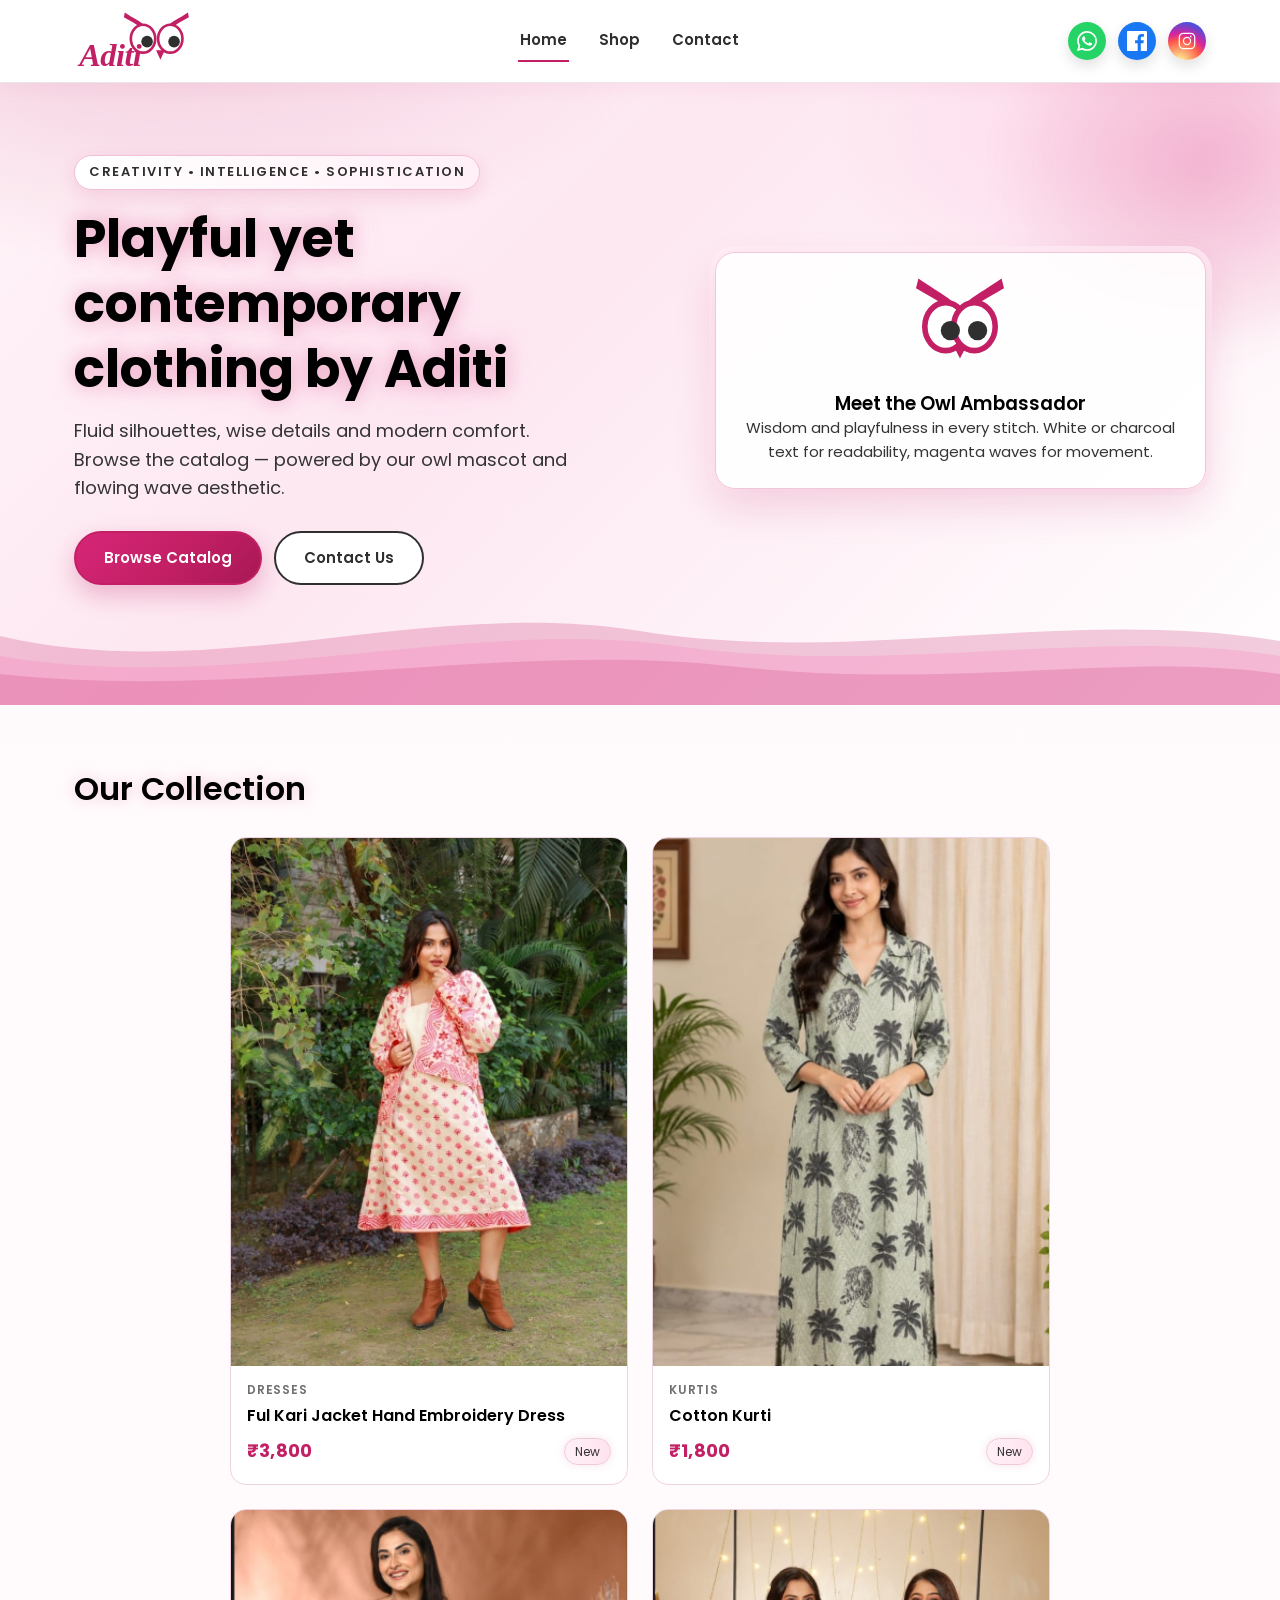
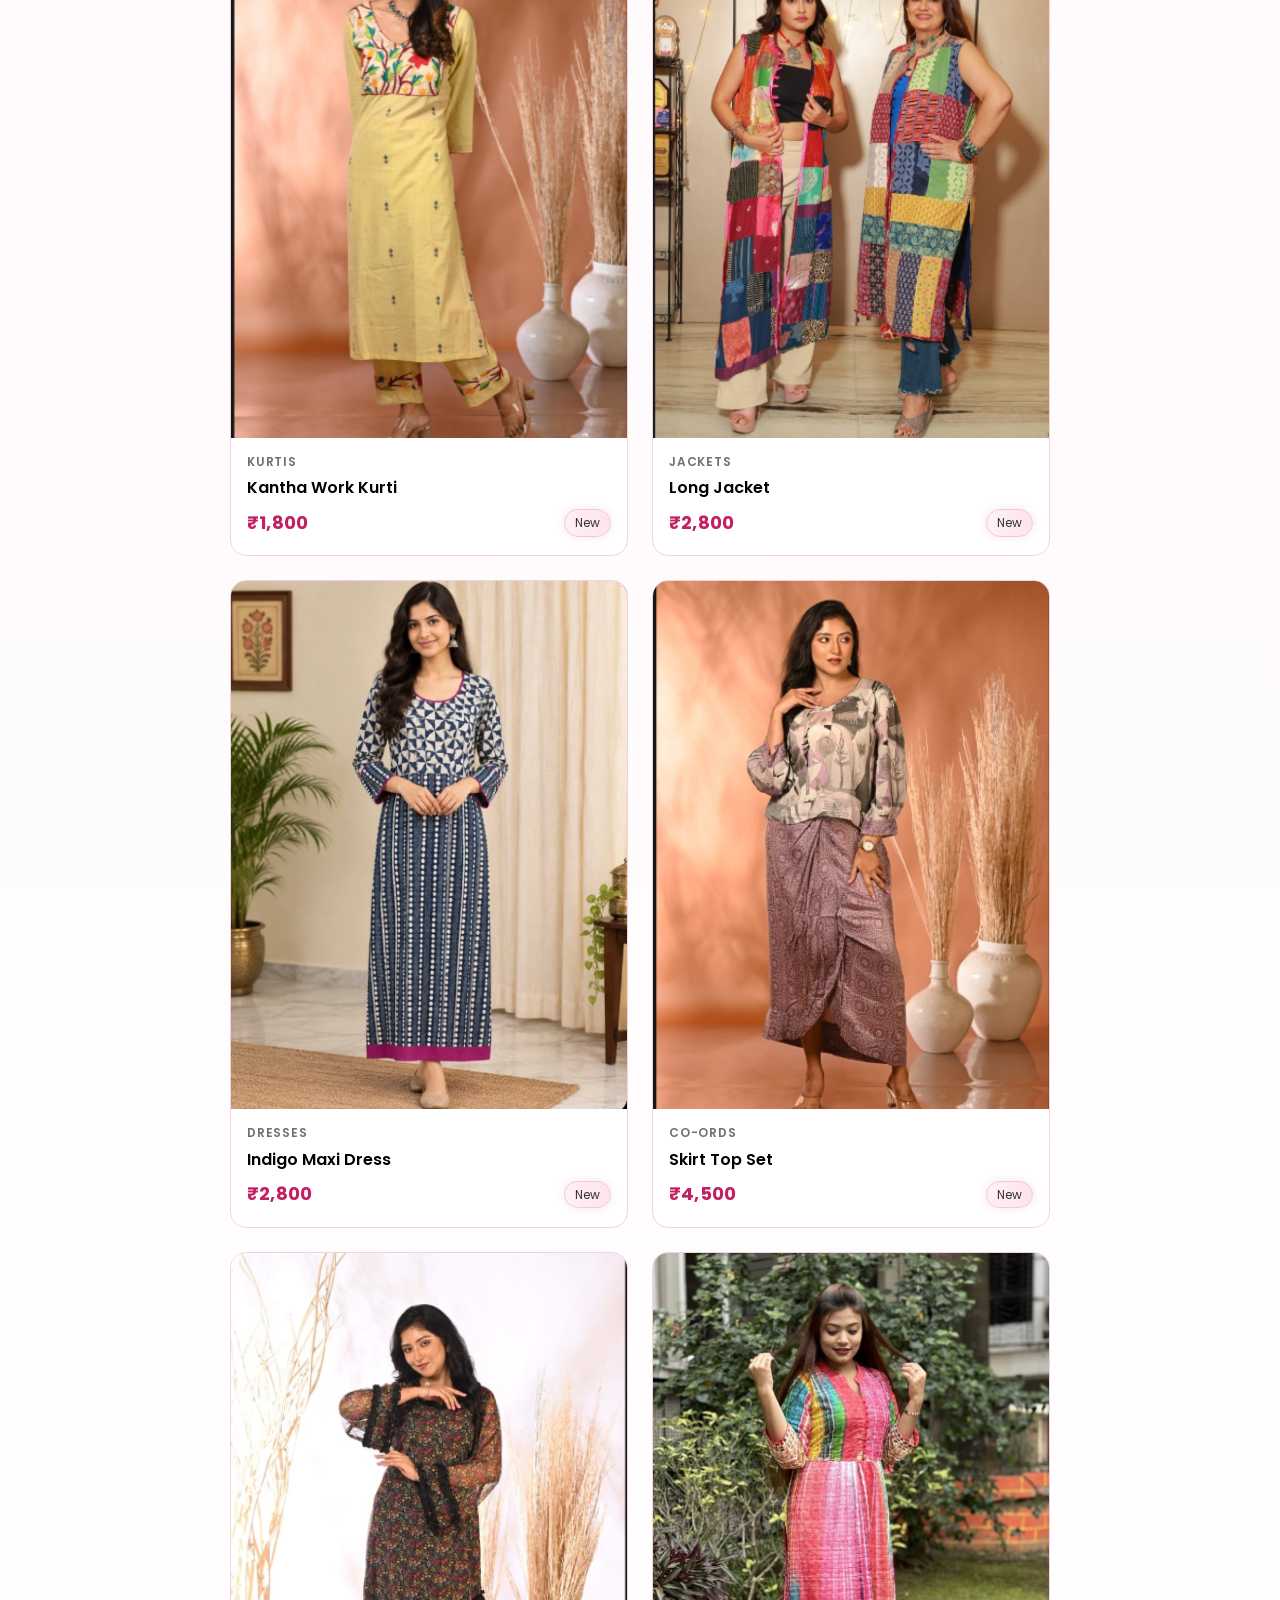
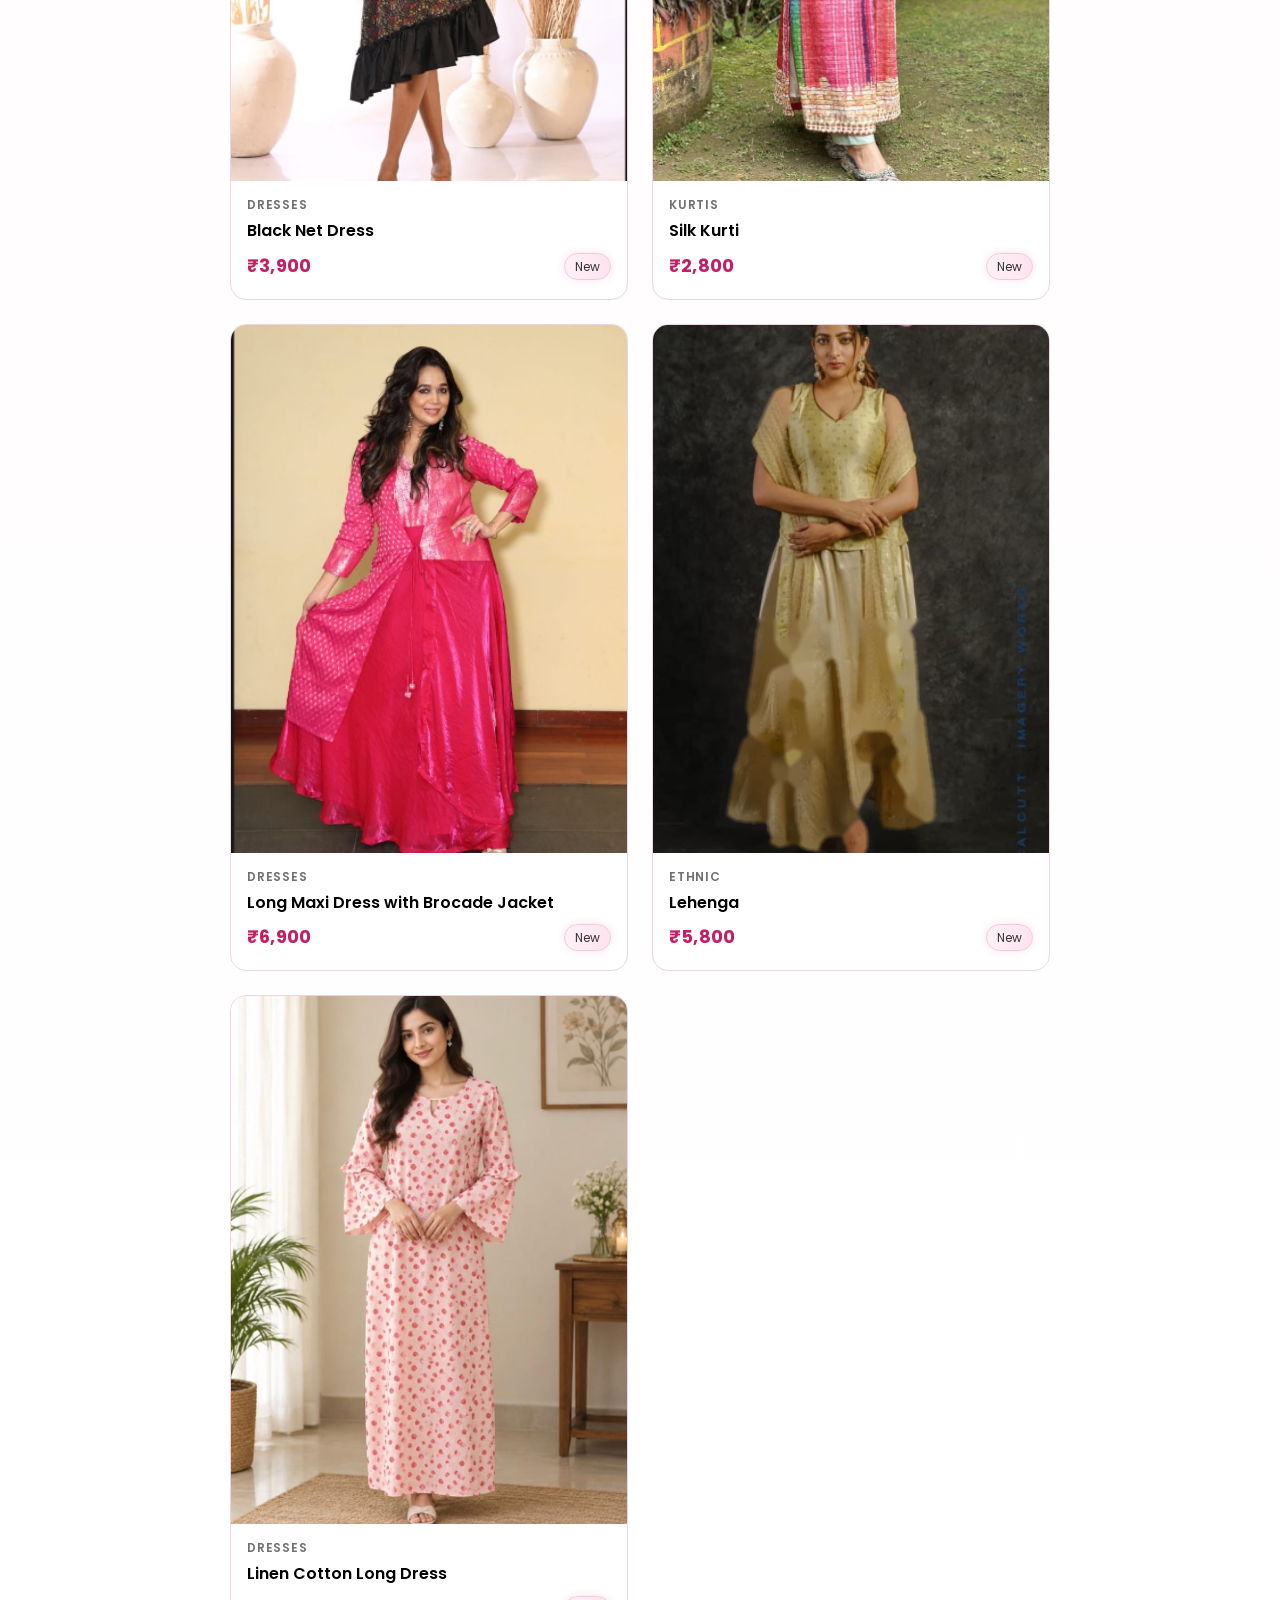
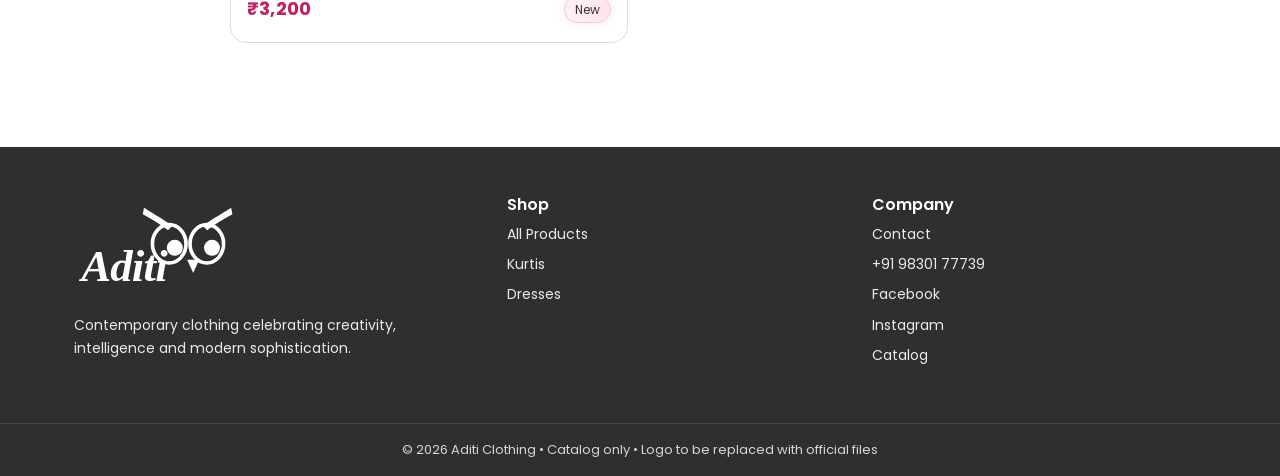
<file: index.html>
<!DOCTYPE html>
<html lang="en">
<head>
<meta charset="UTF-8"><meta name="viewport" content="width=device-width,initial-scale=1">
<title>Aditi — Modern Clothing</title>
<link rel="icon" href="assets/owl.svg">
<link href="https://fonts.googleapis.com/css2?family=Poppins:wght@400;600;700&display=swap" rel="stylesheet">
<link rel="stylesheet" href="css/style.css">
</head>
<body>
<header class="site-header"><div class="header-inner">
<a class="brand-logo" href="index.html" aria-label="Aditi home"><img src="assets/logo-full.svg" alt="Aditi - Owl mascot + Aditi text" width="200"></a>
<nav class="main-nav"><a href="index.html" class="active">Home</a><a href="shop.html">Shop</a><a href="contact.html">Contact</a></nav>
<div class="header-actions">
  <div class="social-icons">
    <a class="social-whatsapp" href="https://wa.me/919830177739" target="_blank" rel="noopener" aria-label="WhatsApp" title="WhatsApp">
      <svg viewBox="0 0 24 24" width="20" height="20" fill="currentColor" aria-hidden="true"><path d="M20.52 3.48A11.8 11.8 0 0 0 12.06 0C5.5 0 .16 5.34.16 11.9c0 2.1.55 4.15 1.6 5.96L0 24l6.3-1.65a11.86 11.86 0 0 0 5.76 1.47h.01c6.56 0 11.9-5.34 11.9-11.9 0-3.18-1.24-6.17-3.45-8.44ZM12.07 21.8h-.01a9.87 9.87 0 0 1-5.03-1.38l-.36-.21-3.74.98 1-3.64-.24-.38a9.84 9.84 0 0 1-1.51-5.26c0-5.45 4.44-9.89 9.9-9.89 2.64 0 5.12 1.03 6.99 2.9a9.82 9.82 0 0 1 2.9 6.99c0 5.46-4.44 9.89-9.9 9.89Zm5.43-7.4c-.3-.15-1.77-.87-2.04-.97-.27-.1-.47-.15-.67.15-.2.3-.77.97-.94 1.17-.17.2-.35.22-.65.07-.3-.15-1.26-.46-2.4-1.48-.89-.79-1.49-1.77-1.66-2.07-.17-.3-.02-.46.13-.61.14-.13.3-.35.45-.52.15-.17.2-.3.3-.5.1-.2.05-.37-.02-.52-.08-.15-.67-1.62-.92-2.22-.24-.58-.49-.5-.67-.51h-.57c-.2 0-.52.07-.79.37-.27.3-1.04 1.02-1.04 2.48s1.07 2.87 1.22 3.07c.15.2 2.1 3.2 5.08 4.49.71.31 1.27.49 1.7.63.71.23 1.36.2 1.87.12.57-.09 1.77-.72 2.02-1.42.25-.7.25-1.3.17-1.42-.07-.12-.27-.2-.57-.35Z"/></svg>
    </a>
    <a class="social-facebook" href="https://www.facebook.com/share/1QKoLhdjHr/?mibextid=wwXIfr" target="_blank" rel="noopener" aria-label="Facebook" title="Facebook">
      <svg viewBox="0 0 24 24" width="20" height="20" fill="currentColor" aria-hidden="true"><path d="M22.68 0H1.32C.59 0 0 .59 0 1.32v21.36C0 23.41.59 24 1.32 24h11.5v-9.29H9.69v-3.62h3.13V8.41c0-3.1 1.9-4.79 4.66-4.79 1.33 0 2.46.1 2.8.14v3.24h-1.92c-1.5 0-1.8.72-1.8 1.76v2.31h3.59l-.47 3.62h-3.12V24h6.12c.73 0 1.32-.59 1.32-1.32V1.32C24 .59 23.41 0 22.68 0Z"/></svg>
    </a>
    <a class="social-instagram" href="https://www.instagram.com/sfs_kolkata" target="_blank" rel="noopener" aria-label="Instagram" title="Instagram">
      <svg viewBox="0 0 24 24" width="20" height="20" fill="currentColor" aria-hidden="true"><path d="M7.75 2h8.5A5.75 5.75 0 0 1 22 7.75v8.5A5.75 5.75 0 0 1 16.25 22h-8.5A5.75 5.75 0 0 1 2 16.25v-8.5A5.75 5.75 0 0 1 7.75 2Zm0 1.5A4.25 4.25 0 0 0 3.5 7.75v8.5a4.25 4.25 0 0 0 4.25 4.25h8.5a4.25 4.25 0 0 0 4.25-4.25v-8.5a4.25 4.25 0 0 0-4.25-4.25h-8.5Zm8.75 2a1 1 0 1 1 0 2 1 1 0 0 1 0-2ZM12 7a5 5 0 1 1 0 10 5 5 0 0 1 0-10Zm0 1.5a3.5 3.5 0 1 0 0 7 3.5 3.5 0 0 0 0-7Z"/></svg>
    </a>
  </div>
</div>
</div></header>

<section class="hero"><div class="container hero-grid">
<div>
<span class="eyebrow">Creativity • Intelligence • Sophistication</span>
<h1>Playful yet contemporary clothing by Aditi</h1>
<p class="lead">Fluid silhouettes, wise details and modern comfort. Browse the catalog — powered by our owl mascot and flowing wave aesthetic.</p>
<div class="btn-row"><a class="btn btn-primary" href="shop.html">Browse Catalog</a><a class="btn btn-secondary" href="contact.html">Contact Us</a></div>
</div>
<div class="hero-card">
<img class="owl" src="assets/owl.svg" alt="Aditi owl mascot" width="96" height="96">
<h3>Meet the Owl Ambassador</h3>
<p style="font-size:15px">Wisdom and playfulness in every stitch. White or charcoal text for readability, magenta waves for movement.</p>
</div>
</div>
<div class="wave-wrap" aria-hidden="true"><svg viewBox="0 0 1440 110" preserveAspectRatio="none"><path d="M0,40 C240,90 480,0 720,35 C960,70 1200,10 1440,45 L1440,110 L0,110 Z" fill="#C21F64" fill-opacity="0.22"/><path d="M0,60 C260,100 520,20 760,50 C1000,80 1240,30 1440,60 L1440,110 L0,110 Z" fill="#FF69B4" fill-opacity="0.20"/><path d="M0,78 C280,105 560,45 820,70 C1080,95 1260,55 1440,78 L1440,110 L0,110 Z" fill="#C21F64" fill-opacity="0.18"/></svg></div>
</section>

<section class="section"><div class="container">
<div class="section-head"><h2 class="pink-glow">Our Collection</h2></div>
<div class="grid home-grid" id="home-grid"></div>
</div></section>

<footer><div class="footer-inner">
<div><span class="footer-logo"><img src="assets/logo-full-white.svg" alt="Aditi logo" width="160"></span><p>Contemporary clothing celebrating creativity, intelligence and modern sophistication.</p></div>
<div><h4 style="color:#fff;margin-bottom:8px">Shop</h4><ul><li><a href="shop.html">All Products</a></li><li><a href="product.html?id=aditi-01">Kurtis</a></li><li><a href="product.html?id=aditi-03">Dresses</a></li></ul></div>
<div><h4 style="color:#fff;margin-bottom:8px">Company</h4><ul><li><a href="contact.html">Contact</a></li><li><a href="tel:+919830177739">+91 98301 77739</a></li><li><a href="https://www.facebook.com/share/1QKoLhdjHr/?mibextid=wwXIfr" target="_blank" rel="noopener">Facebook</a></li><li><a href="https://www.instagram.com/sfs_kolkata" target="_blank" rel="noopener">Instagram</a></li><li><a href="shop.html">Catalog</a></li></ul></div>
</div><div class="footer-bottom">© 2026 Aditi Clothing • Catalog only • Logo to be replaced with official files</div></footer>
<script src="js/products.js"></script><script src="js/main.js"></script>
<script>document.getElementById('home-grid').innerHTML = PRODUCTS.map(cardHTML).join('');</script>
</body></html>
</file>
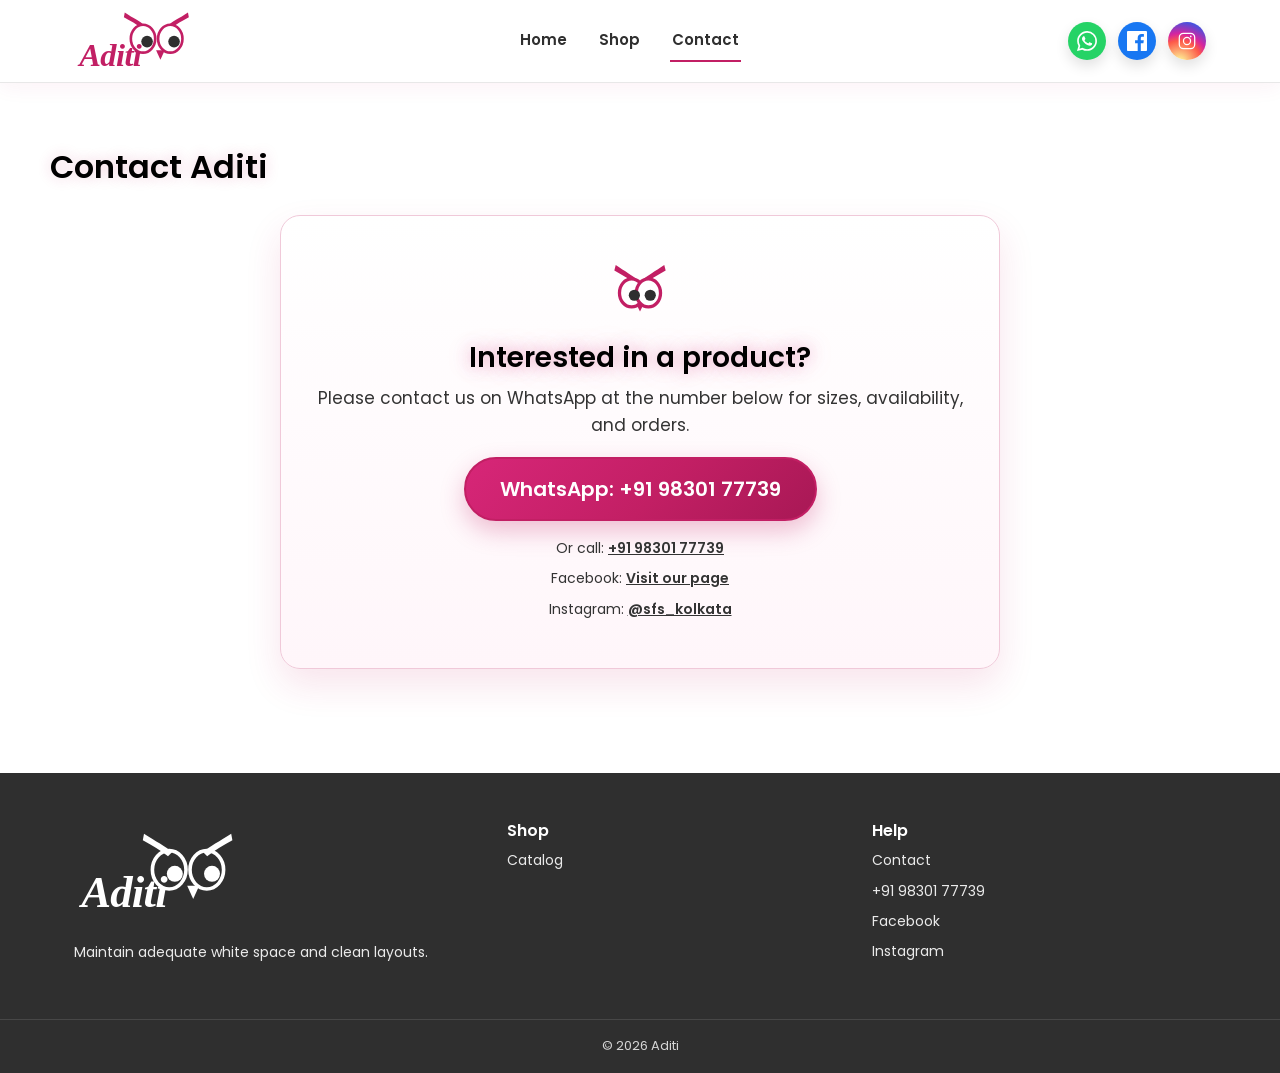
<file: contact.html>
<!DOCTYPE html>
<html lang="en">
<head><meta charset="UTF-8"><meta name="viewport" content="width=device-width,initial-scale=1">
<title>Contact — Aditi</title>
<link rel="icon" href="assets/owl.svg">
<link href="https://fonts.googleapis.com/css2?family=Poppins:wght@400;600;700&display=swap" rel="stylesheet">
<link rel="stylesheet" href="css/style.css"></head>
<body>
<header class="site-header"><div class="header-inner">
<a class="brand-logo" href="index.html"><img src="assets/logo-full.svg" width="200" alt="Aditi"></a>
<nav class="main-nav"><a href="index.html">Home</a><a href="shop.html">Shop</a><a href="contact.html" class="active">Contact</a></nav>
<div class="header-actions">
  <div class="social-icons">
    <a class="social-whatsapp" href="https://wa.me/919830177739" target="_blank" rel="noopener" aria-label="WhatsApp" title="WhatsApp"><svg viewBox="0 0 24 24" width="20" height="20" fill="currentColor" aria-hidden="true"><path d="M20.52 3.48A11.8 11.8 0 0 0 12.06 0C5.5 0 .16 5.34.16 11.9c0 2.1.55 4.15 1.6 5.96L0 24l6.3-1.65a11.86 11.86 0 0 0 5.76 1.47h.01c6.56 0 11.9-5.34 11.9-11.9 0-3.18-1.24-6.17-3.45-8.44ZM12.07 21.8h-.01a9.87 9.87 0 0 1-5.03-1.38l-.36-.21-3.74.98 1-3.64-.24-.38a9.84 9.84 0 0 1-1.51-5.26c0-5.45 4.44-9.89 9.9-9.89 2.64 0 5.12 1.03 6.99 2.9a9.82 9.82 0 0 1 2.9 6.99c0 5.46-4.44 9.89-9.9 9.89Zm5.43-7.4c-.3-.15-1.77-.87-2.04-.97-.27-.1-.47-.15-.67.15-.2.3-.77.97-.94 1.17-.17.2-.35.22-.65.07-.3-.15-1.26-.46-2.4-1.48-.89-.79-1.49-1.77-1.66-2.07-.17-.3-.02-.46.13-.61.14-.13.3-.35.45-.52.15-.17.2-.3.3-.5.1-.2.05-.37-.02-.52-.08-.15-.67-1.62-.92-2.22-.24-.58-.49-.5-.67-.51h-.57c-.2 0-.52.07-.79.37-.27.3-1.04 1.02-1.04 2.48s1.07 2.87 1.22 3.07c.15.2 2.1 3.2 5.08 4.49.71.31 1.27.49 1.7.63.71.23 1.36.2 1.87.12.57-.09 1.77-.72 2.02-1.42.25-.7.25-1.3.17-1.42-.07-.12-.27-.2-.57-.35Z"/></svg></a>
    <a class="social-facebook" href="https://www.facebook.com/share/1QKoLhdjHr/?mibextid=wwXIfr" target="_blank" rel="noopener" aria-label="Facebook" title="Facebook"><svg viewBox="0 0 24 24" width="20" height="20" fill="currentColor" aria-hidden="true"><path d="M22.68 0H1.32C.59 0 0 .59 0 1.32v21.36C0 23.41.59 24 1.32 24h11.5v-9.29H9.69v-3.62h3.13V8.41c0-3.1 1.9-4.79 4.66-4.79 1.33 0 2.46.1 2.8.14v3.24h-1.92c-1.5 0-1.8.72-1.8 1.76v2.31h3.59l-.47 3.62h-3.12V24h6.12c.73 0 1.32-.59 1.32-1.32V1.32C24 .59 23.41 0 22.68 0Z"/></svg></a>
    <a class="social-instagram" href="https://www.instagram.com/sfs_kolkata" target="_blank" rel="noopener" aria-label="Instagram" title="Instagram"><svg viewBox="0 0 24 24" width="20" height="20" fill="currentColor" aria-hidden="true"><path d="M7.75 2h8.5A5.75 5.75 0 0 1 22 7.75v8.5A5.75 5.75 0 0 1 16.25 22h-8.5A5.75 5.75 0 0 1 2 16.25v-8.5A5.75 5.75 0 0 1 7.75 2Zm0 1.5A4.25 4.25 0 0 0 3.5 7.75v8.5a4.25 4.25 0 0 0 4.25 4.25h8.5a4.25 4.25 0 0 0 4.25-4.25v-8.5a4.25 4.25 0 0 0-4.25-4.25h-8.5Zm8.75 2a1 1 0 1 1 0 2 1 1 0 0 1 0-2ZM12 7a5 5 0 1 1 0 10 5 5 0 0 1 0-10Zm0 1.5a3.5 3.5 0 1 0 0 7 3.5 3.5 0 0 0 0-7Z"/></svg></a>
  </div>
</div>
</div></header>
<div class="container section">
<div class="section-head"><h2 class="pink-glow">Contact Aditi</h2></div>
<div class="contact-grid" style="grid-template-columns:1fr;max-width:720px;margin:0 auto">
  <div class="form-card" style="text-align:center;padding:48px 32px;background:linear-gradient(180deg,#fff,#fff6fa);border-color:#f0c9d9;box-shadow:0 16px 36px rgba(194,31,100,.12)">
    <img src="assets/owl.svg" width="56" height="56" alt="Aditi owl" style="margin-bottom:12px">
    <h3 style="font-size:28px;margin-bottom:10px" class="pink-glow">Interested in a product?</h3>
    <p style="font-size:17px;margin-bottom:18px;color:var(--charcoal)">Please contact us on WhatsApp at the number below for sizes, availability, and orders.</p>
    <a href="https://wa.me/919830177739" class="btn btn-primary" style="font-size:20px;padding:14px 34px;display:inline-block">WhatsApp: +91 98301 77739</a>
    <p style="margin-top:16px;font-size:14px">Or call: <a href="tel:+919830177739" style="font-weight:600;text-decoration:underline">+91 98301 77739</a></p>
    <p style="margin-top:8px;font-size:14px">Facebook: <a href="https://www.facebook.com/share/1QKoLhdjHr/?mibextid=wwXIfr" target="_blank" rel="noopener" style="font-weight:600;text-decoration:underline">Visit our page</a></p>
    <p style="margin-top:8px;font-size:14px">Instagram: <a href="https://www.instagram.com/sfs_kolkata" target="_blank" rel="noopener" style="font-weight:600;text-decoration:underline">@sfs_kolkata</a></p>
  </div>
</div>
</div>
<footer><div class="footer-inner"><div><span class="footer-logo"><img src="assets/logo-full-white.svg" width="160" alt="Aditi"></span><p>Maintain adequate white space and clean layouts.</p></div><div><h4 style="color:#fff">Shop</h4><ul><li><a href="shop.html">Catalog</a></li></ul></div><div><h4 style="color:#fff">Help</h4><ul><li><a href="contact.html">Contact</a></li><li><a href="tel:+919830177739">+91 98301 77739</a></li><li><a href="https://www.facebook.com/share/1QKoLhdjHr/?mibextid=wwXIfr" target="_blank" rel="noopener">Facebook</a></li><li><a href="https://www.instagram.com/sfs_kolkata" target="_blank" rel="noopener">Instagram</a></li></ul></div></div><div class="footer-bottom">© 2026 Aditi</div></footer>
<script src="js/main.js"></script>
</body></html>
</file>
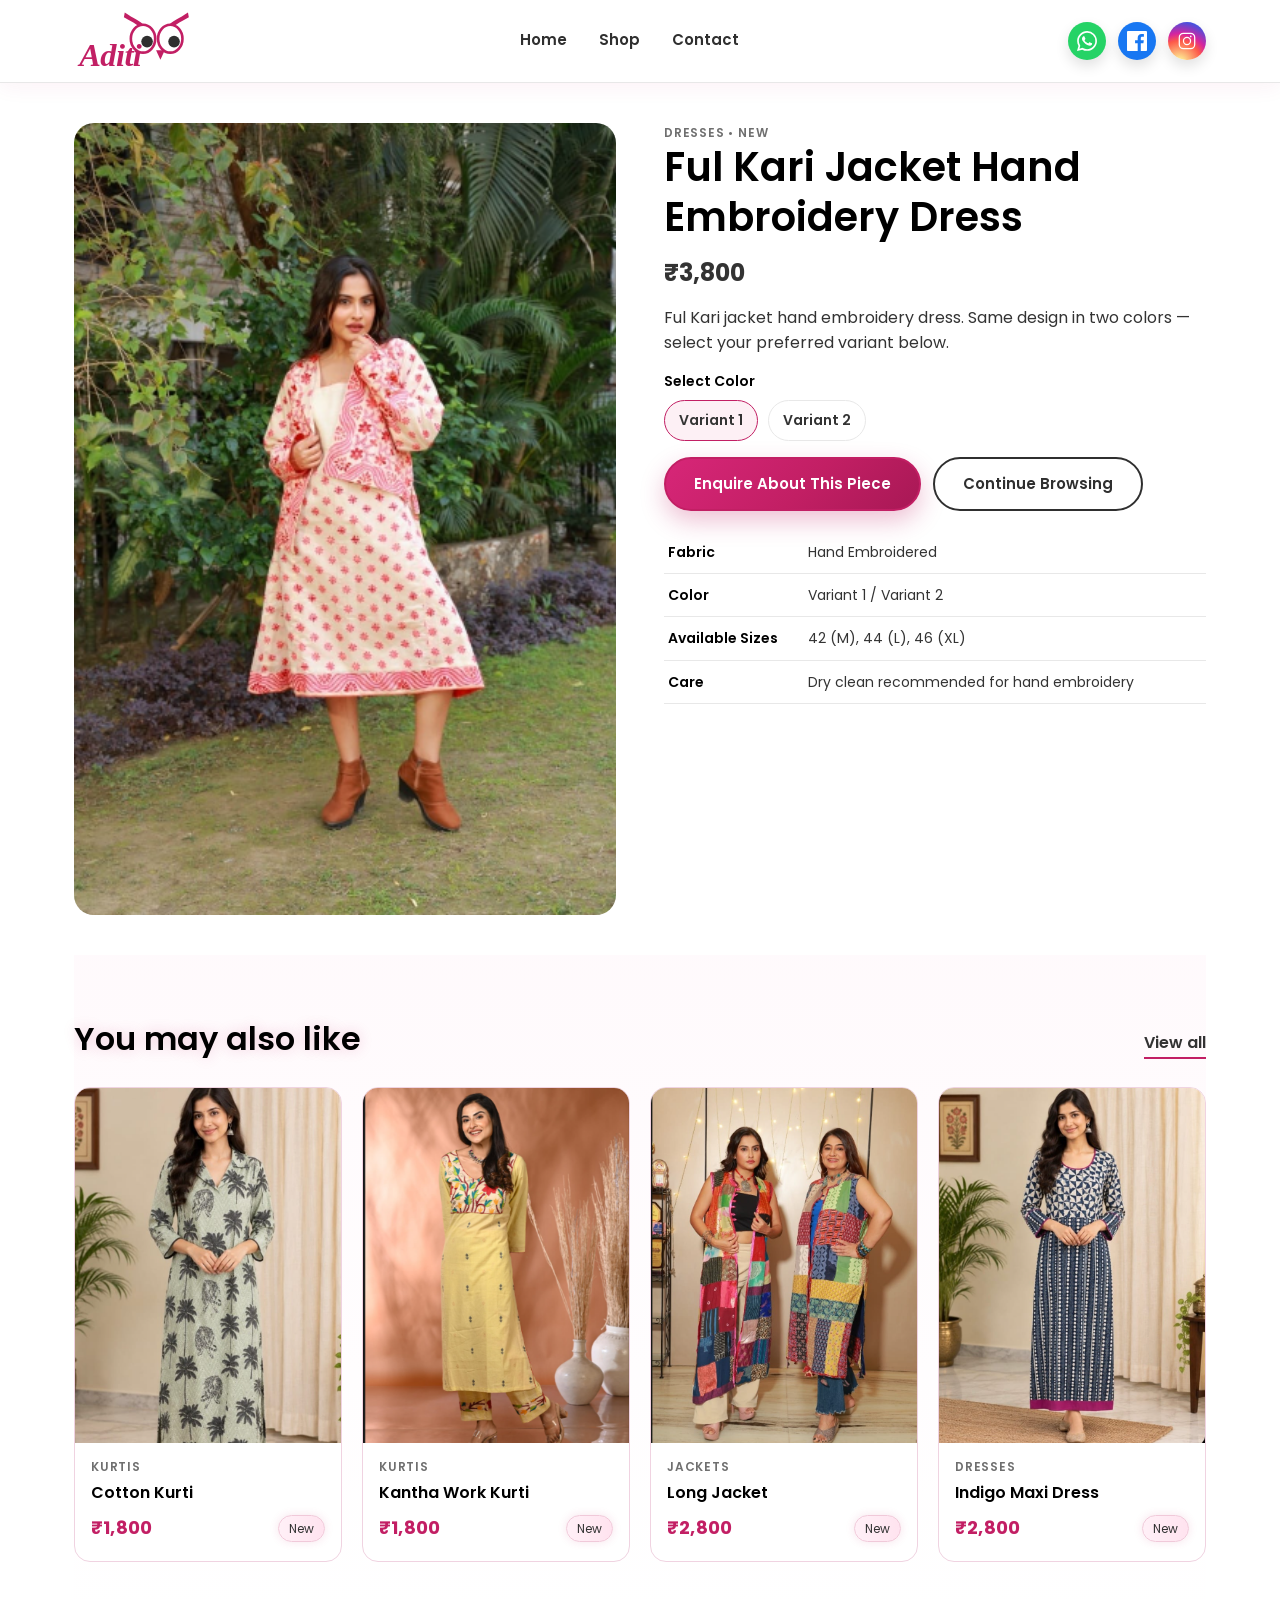
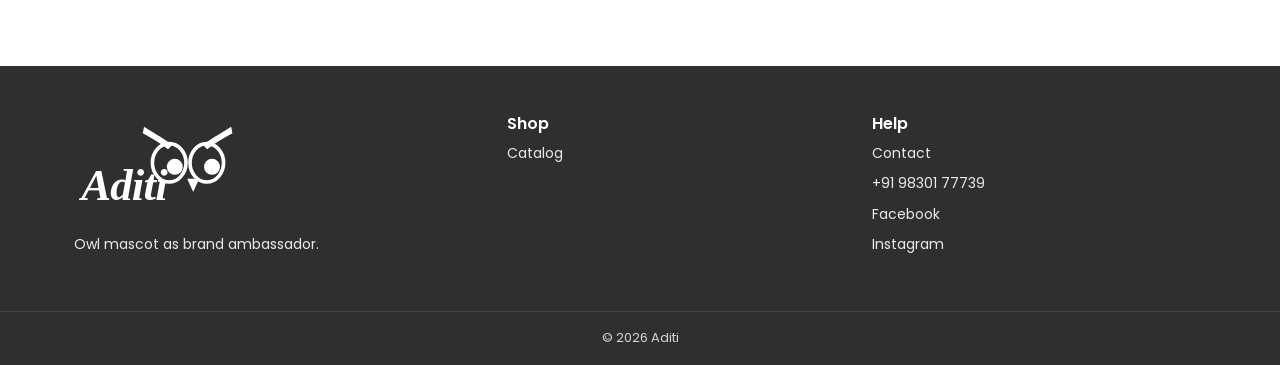
<file: product.html>
<!DOCTYPE html>
<html lang="en">
<head><meta charset="UTF-8"><meta name="viewport" content="width=device-width,initial-scale=1">
<title>Product — Aditi</title>
<link rel="icon" href="assets/owl.svg">
<link href="https://fonts.googleapis.com/css2?family=Poppins:wght@400;600;700&display=swap" rel="stylesheet">
<link rel="stylesheet" href="css/style.css"></head>
<body>
<header class="site-header"><div class="header-inner">
<a class="brand-logo" href="index.html"><img src="assets/logo-full.svg" width="200" alt="Aditi"></a>
<nav class="main-nav"><a href="index.html">Home</a><a href="shop.html">Shop</a><a href="contact.html">Contact</a></nav>
<div class="header-actions">
  <div class="social-icons">
    <a class="social-whatsapp" href="https://wa.me/919830177739" target="_blank" rel="noopener" aria-label="WhatsApp" title="WhatsApp"><svg viewBox="0 0 24 24" width="20" height="20" fill="currentColor" aria-hidden="true"><path d="M20.52 3.48A11.8 11.8 0 0 0 12.06 0C5.5 0 .16 5.34.16 11.9c0 2.1.55 4.15 1.6 5.96L0 24l6.3-1.65a11.86 11.86 0 0 0 5.76 1.47h.01c6.56 0 11.9-5.34 11.9-11.9 0-3.18-1.24-6.17-3.45-8.44ZM12.07 21.8h-.01a9.87 9.87 0 0 1-5.03-1.38l-.36-.21-3.74.98 1-3.64-.24-.38a9.84 9.84 0 0 1-1.51-5.26c0-5.45 4.44-9.89 9.9-9.89 2.64 0 5.12 1.03 6.99 2.9a9.82 9.82 0 0 1 2.9 6.99c0 5.46-4.44 9.89-9.9 9.89Zm5.43-7.4c-.3-.15-1.77-.87-2.04-.97-.27-.1-.47-.15-.67.15-.2.3-.77.97-.94 1.17-.17.2-.35.22-.65.07-.3-.15-1.26-.46-2.4-1.48-.89-.79-1.49-1.77-1.66-2.07-.17-.3-.02-.46.13-.61.14-.13.3-.35.45-.52.15-.17.2-.3.3-.5.1-.2.05-.37-.02-.52-.08-.15-.67-1.62-.92-2.22-.24-.58-.49-.5-.67-.51h-.57c-.2 0-.52.07-.79.37-.27.3-1.04 1.02-1.04 2.48s1.07 2.87 1.22 3.07c.15.2 2.1 3.2 5.08 4.49.71.31 1.27.49 1.7.63.71.23 1.36.2 1.87.12.57-.09 1.77-.72 2.02-1.42.25-.7.25-1.3.17-1.42-.07-.12-.27-.2-.57-.35Z"/></svg></a>
    <a class="social-facebook" href="https://www.facebook.com/share/1QKoLhdjHr/?mibextid=wwXIfr" target="_blank" rel="noopener" aria-label="Facebook" title="Facebook"><svg viewBox="0 0 24 24" width="20" height="20" fill="currentColor" aria-hidden="true"><path d="M22.68 0H1.32C.59 0 0 .59 0 1.32v21.36C0 23.41.59 24 1.32 24h11.5v-9.29H9.69v-3.62h3.13V8.41c0-3.1 1.9-4.79 4.66-4.79 1.33 0 2.46.1 2.8.14v3.24h-1.92c-1.5 0-1.8.72-1.8 1.76v2.31h3.59l-.47 3.62h-3.12V24h6.12c.73 0 1.32-.59 1.32-1.32V1.32C24 .59 23.41 0 22.68 0Z"/></svg></a>
    <a class="social-instagram" href="https://www.instagram.com/sfs_kolkata" target="_blank" rel="noopener" aria-label="Instagram" title="Instagram"><svg viewBox="0 0 24 24" width="20" height="20" fill="currentColor" aria-hidden="true"><path d="M7.75 2h8.5A5.75 5.75 0 0 1 22 7.75v8.5A5.75 5.75 0 0 1 16.25 22h-8.5A5.75 5.75 0 0 1 2 16.25v-8.5A5.75 5.75 0 0 1 7.75 2Zm0 1.5A4.25 4.25 0 0 0 3.5 7.75v8.5a4.25 4.25 0 0 0 4.25 4.25h8.5a4.25 4.25 0 0 0 4.25-4.25v-8.5a4.25 4.25 0 0 0-4.25-4.25h-8.5Zm8.75 2a1 1 0 1 1 0 2 1 1 0 0 1 0-2ZM12 7a5 5 0 1 1 0 10 5 5 0 0 1 0-10Zm0 1.5a3.5 3.5 0 1 0 0 7 3.5 3.5 0 0 0 0-7Z"/></svg></a>
  </div>
</div>
</div></header>
<div class="container"><div class="pd-grid" id="pd"></div>
<div class="section"><div class="section-head"><h2 class="pink-glow">You may also like</h2><a class="link-more" href="shop.html">View all</a></div><div class="grid" id="rel"></div></div>
</div>
<footer><div class="footer-inner"><div><span class="footer-logo"><img src="assets/logo-full-white.svg" width="160" alt="Aditi"></span><p>Owl mascot as brand ambassador.</p></div><div><h4 style="color:#fff">Shop</h4><ul><li><a href="shop.html">Catalog</a></li></ul></div><div><h4 style="color:#fff">Help</h4><ul><li><a href="contact.html">Contact</a></li><li><a href="tel:+919830177739">+91 98301 77739</a></li><li><a href="https://www.facebook.com/share/1QKoLhdjHr/?mibextid=wwXIfr" target="_blank" rel="noopener">Facebook</a></li><li><a href="https://www.instagram.com/sfs_kolkata" target="_blank" rel="noopener">Instagram</a></li></ul></div></div><div class="footer-bottom">© 2026 Aditi</div></footer>
<script src="js/products.js"></script><script src="js/main.js"></script>
<script>
const id=getParam('id')||PRODUCTS[0].id;
const p=PRODUCTS.find(x=>x.id===id)||PRODUCTS[0];
document.title=`${p.name} — Aditi`;
const mainImg = p.image || (p.variants && p.variants[0] && p.variants[0].image) || '';
const gallery = mainImg
  ? `<img id="pd-img" src="${mainImg}" alt="${p.name}">`
  : `${p.name}<br><span style="font-weight:400;font-size:14px">Image placeholder — replace with product photography</span>`;
const variantsHTML = p.variants ? `<label>Select Color</label><div class="variant-row">${p.variants.map((v,i)=>`<div class="variant ${i===0?'selected':''}" data-img="${v.image}">${v.name}</div>`).join('')}</div>` : '';
document.getElementById('pd').innerHTML=`
<div class="pd-gallery">${gallery}</div>
<div class="pd-info"><div class="card-cat">${p.category} • ${p.tag}</div><h1>${p.name}</h1>
<div class="pd-price">₹${p.price.toLocaleString('en-IN')}</div>
<p>${p.desc}</p>
${variantsHTML}
<div class="btn-row"><a class="btn btn-primary" href="contact.html?enquire=${p.id}">Enquire About This Piece</a><a class="btn btn-secondary" href="shop.html">Continue Browsing</a></div>
<table class="spec-table"><tr><td>Fabric</td><td>${p.fabric}</td></tr><tr><td>Color</td><td>${p.color}</td></tr><tr><td>Available Sizes</td><td>42 (M), 44 (L), 46 (XL)</td></tr><tr><td>Care</td><td>Dry clean recommended for hand embroidery</td></tr></table>
</div>`;
document.querySelectorAll('.variant').forEach(v=>v.onclick=()=>{document.querySelectorAll('.variant').forEach(x=>x.classList.remove('selected'));v.classList.add('selected');const img=document.getElementById('pd-img'); if(img) img.src=v.dataset.img;});
document.getElementById('rel').innerHTML=PRODUCTS.filter(x=>x.id!==p.id).slice(0,4).map(cardHTML).join('');
</script>
</body></html>
</file>
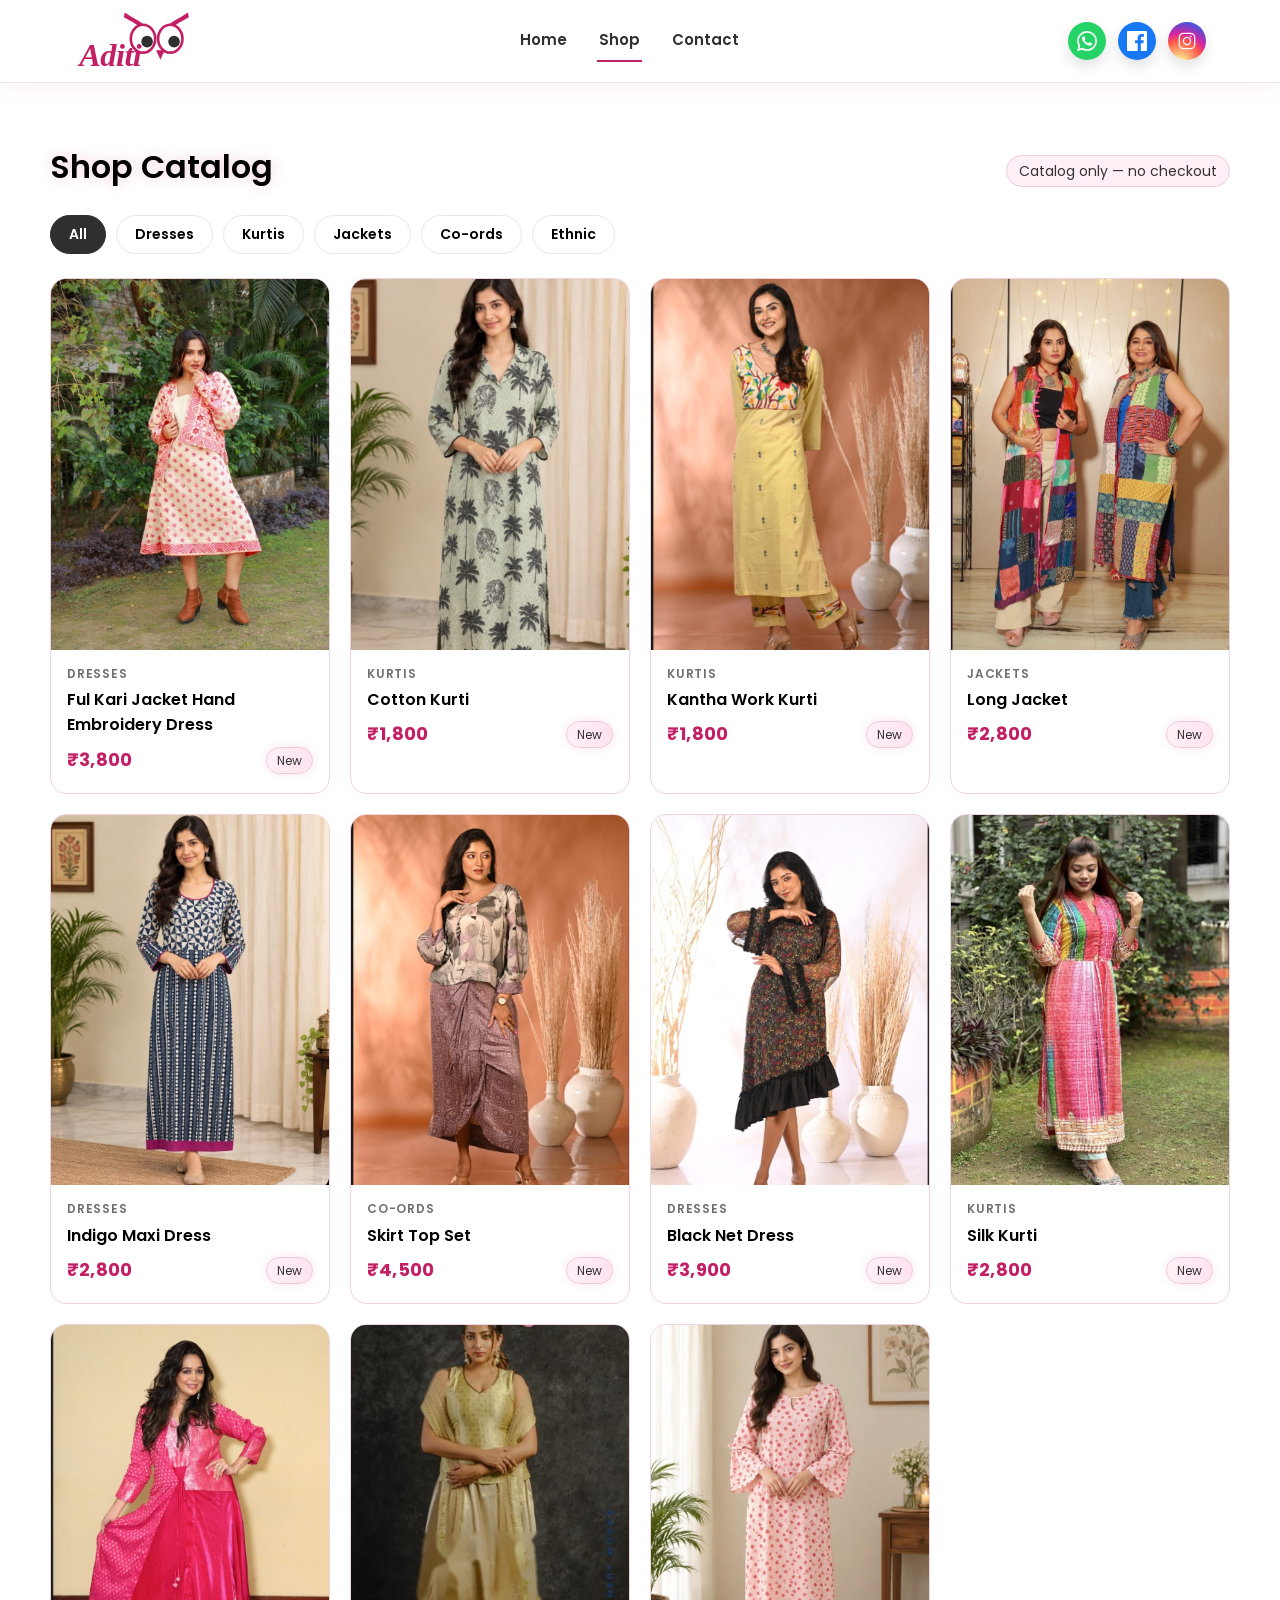
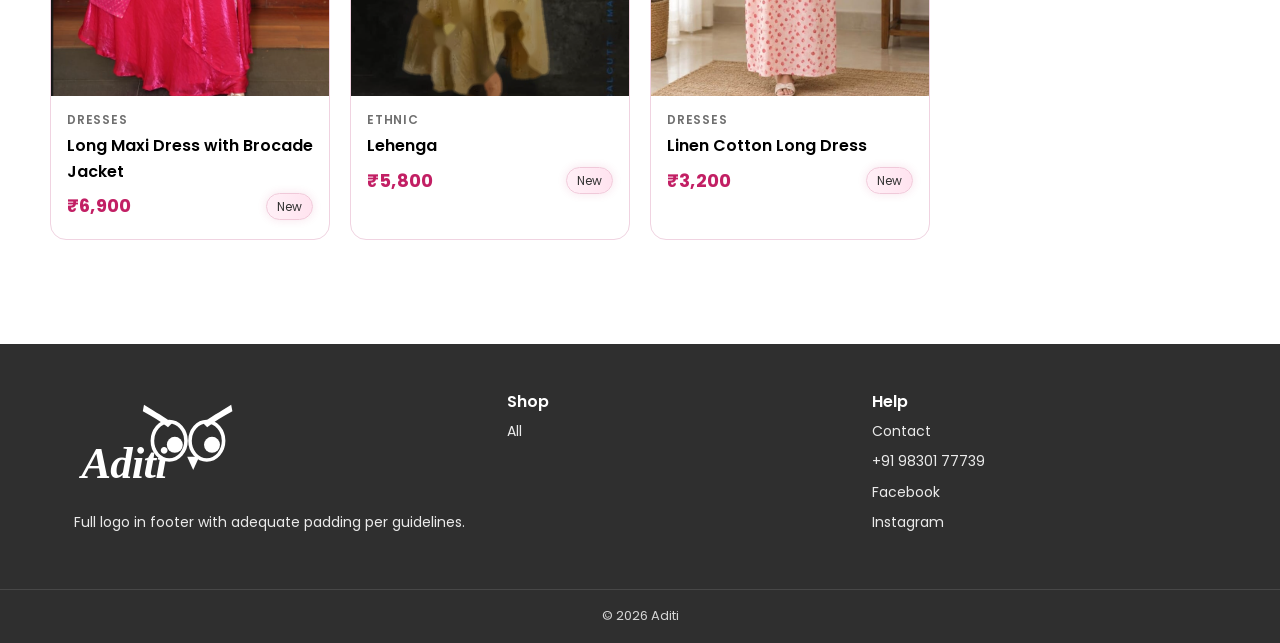
<file: shop.html>
<!DOCTYPE html>
<html lang="en">
<head><meta charset="UTF-8"><meta name="viewport" content="width=device-width,initial-scale=1">
<title>Shop — Aditi Clothing</title>
<link rel="icon" href="assets/owl.svg">
<link href="https://fonts.googleapis.com/css2?family=Poppins:wght@400;600;700&display=swap" rel="stylesheet">
<link rel="stylesheet" href="css/style.css"></head>
<body>
<header class="site-header"><div class="header-inner">
<a class="brand-logo" href="index.html"><img src="assets/logo-full.svg" alt="Aditi" width="200"></a>
<nav class="main-nav"><a href="index.html">Home</a><a href="shop.html" class="active">Shop</a><a href="contact.html">Contact</a></nav>
<div class="header-actions">
  <div class="social-icons">
    <a class="social-whatsapp" href="https://wa.me/919830177739" target="_blank" rel="noopener" aria-label="WhatsApp" title="WhatsApp"><svg viewBox="0 0 24 24" width="20" height="20" fill="currentColor" aria-hidden="true"><path d="M20.52 3.48A11.8 11.8 0 0 0 12.06 0C5.5 0 .16 5.34.16 11.9c0 2.1.55 4.15 1.6 5.96L0 24l6.3-1.65a11.86 11.86 0 0 0 5.76 1.47h.01c6.56 0 11.9-5.34 11.9-11.9 0-3.18-1.24-6.17-3.45-8.44ZM12.07 21.8h-.01a9.87 9.87 0 0 1-5.03-1.38l-.36-.21-3.74.98 1-3.64-.24-.38a9.84 9.84 0 0 1-1.51-5.26c0-5.45 4.44-9.89 9.9-9.89 2.64 0 5.12 1.03 6.99 2.9a9.82 9.82 0 0 1 2.9 6.99c0 5.46-4.44 9.89-9.9 9.89Zm5.43-7.4c-.3-.15-1.77-.87-2.04-.97-.27-.1-.47-.15-.67.15-.2.3-.77.97-.94 1.17-.17.2-.35.22-.65.07-.3-.15-1.26-.46-2.4-1.48-.89-.79-1.49-1.77-1.66-2.07-.17-.3-.02-.46.13-.61.14-.13.3-.35.45-.52.15-.17.2-.3.3-.5.1-.2.05-.37-.02-.52-.08-.15-.67-1.62-.92-2.22-.24-.58-.49-.5-.67-.51h-.57c-.2 0-.52.07-.79.37-.27.3-1.04 1.02-1.04 2.48s1.07 2.87 1.22 3.07c.15.2 2.1 3.2 5.08 4.49.71.31 1.27.49 1.7.63.71.23 1.36.2 1.87.12.57-.09 1.77-.72 2.02-1.42.25-.7.25-1.3.17-1.42-.07-.12-.27-.2-.57-.35Z"/></svg></a>
    <a class="social-facebook" href="https://www.facebook.com/share/1QKoLhdjHr/?mibextid=wwXIfr" target="_blank" rel="noopener" aria-label="Facebook" title="Facebook"><svg viewBox="0 0 24 24" width="20" height="20" fill="currentColor" aria-hidden="true"><path d="M22.68 0H1.32C.59 0 0 .59 0 1.32v21.36C0 23.41.59 24 1.32 24h11.5v-9.29H9.69v-3.62h3.13V8.41c0-3.1 1.9-4.79 4.66-4.79 1.33 0 2.46.1 2.8.14v3.24h-1.92c-1.5 0-1.8.72-1.8 1.76v2.31h3.59l-.47 3.62h-3.12V24h6.12c.73 0 1.32-.59 1.32-1.32V1.32C24 .59 23.41 0 22.68 0Z"/></svg></a>
    <a class="social-instagram" href="https://www.instagram.com/sfs_kolkata" target="_blank" rel="noopener" aria-label="Instagram" title="Instagram"><svg viewBox="0 0 24 24" width="20" height="20" fill="currentColor" aria-hidden="true"><path d="M7.75 2h8.5A5.75 5.75 0 0 1 22 7.75v8.5A5.75 5.75 0 0 1 16.25 22h-8.5A5.75 5.75 0 0 1 2 16.25v-8.5A5.75 5.75 0 0 1 7.75 2Zm0 1.5A4.25 4.25 0 0 0 3.5 7.75v8.5a4.25 4.25 0 0 0 4.25 4.25h8.5a4.25 4.25 0 0 0 4.25-4.25v-8.5a4.25 4.25 0 0 0-4.25-4.25h-8.5Zm8.75 2a1 1 0 1 1 0 2 1 1 0 0 1 0-2ZM12 7a5 5 0 1 1 0 10 5 5 0 0 1 0-10Zm0 1.5a3.5 3.5 0 1 0 0 7 3.5 3.5 0 0 0 0-7Z"/></svg></a>
  </div>
</div>
</div></header>
<div class="container section">
<div class="section-head"><h2 class="pink-glow">Shop Catalog</h2><span style="font-size:14px;background:#fff0f7;padding:4px 12px;border-radius:999px;border:1px solid #f0c9d9">Catalog only — no checkout</span></div>
<div class="filters" id="filters"></div>
<div class="grid" id="shop-grid"></div>
</div>
<footer><div class="footer-inner"><div><span class="footer-logo"><img src="assets/logo-full-white.svg" width="160" alt="Aditi"></span><p>Full logo in footer with adequate padding per guidelines.</p></div><div><h4 style="color:#fff">Shop</h4><ul><li><a href="shop.html">All</a></li></ul></div><div><h4 style="color:#fff">Help</h4><ul><li><a href="contact.html">Contact</a></li><li><a href="tel:+919830177739">+91 98301 77739</a></li><li><a href="https://www.facebook.com/share/1QKoLhdjHr/?mibextid=wwXIfr" target="_blank" rel="noopener">Facebook</a></li><li><a href="https://www.instagram.com/sfs_kolkata" target="_blank" rel="noopener">Instagram</a></li></ul></div></div><div class="footer-bottom">© 2026 Aditi</div></footer>
<script src="js/products.js"></script><script src="js/main.js"></script>
<script>
const cats=["All",...new Set(PRODUCTS.map(p=>p.category))];
let active="All";
const fEl=document.getElementById('filters'), gEl=document.getElementById('shop-grid');
function render(){
  fEl.innerHTML=cats.map(c=>`<button class="filter-btn ${c===active?'active':''}" data-c="${c}">${c}</button>`).join('');
  const list=active==="All"?PRODUCTS:PRODUCTS.filter(p=>p.category===active);
  gEl.innerHTML=list.map(cardHTML).join('');
  fEl.querySelectorAll('button').forEach(b=>b.onclick=()=>{active=b.dataset.c;render();});
}
render();
</script>
</body></html>
</file>
<file: css/style.css>
:root{
  --magenta:#C21F64;
  --charcoal:#333333;
  --accent-black:#2F2F2F;
  --black:#000000;
  --white:#FFFFFF;
  --light-bg:#FDF6F8;
  --light-grey:#F5F5F5;
  --border:#E8E8E8;
}
*{box-sizing:border-box;margin:0;padding:0}
body{
  font-family:'Poppins',Arial,sans-serif;
  color:var(--charcoal);
  background:var(--white);
  line-height:1.6;
}
h1,h2,h3,h4{color:var(--black);font-weight:600;line-height:1.25}
a{color:inherit;text-decoration:none}
.container{max-width:1180px;margin:0 auto;padding:0 24px}

/* Header - per guidelines: full logo min 200px width, Poppins Semibold nav */
.site-header{
  background:var(--white);
  border-bottom:1px solid var(--border);
  position:sticky;top:0;z-index:50;
}
.header-inner{
  display:flex;align-items:center;justify-content:space-between;
  padding:12px 24px;gap:16px;
  max-width:1180px;margin:0 auto;
}
.brand-logo{ min-width:0;display:flex;align-items:center; }
.brand-logo img{ height:52px;width:auto;display:block; }
@media(min-width:901px){ .brand-logo img{ height:58px; } }
.main-nav{display:flex;gap:28px}
.main-nav a{
  font-weight:600;font-size:15px;color:var(--accent-black);
  padding:8px 2px;border-bottom:2px solid transparent;
}
.main-nav a.active,.main-nav a:hover{border-color:var(--magenta)}
.header-cta{
  font-weight:600;background:var(--magenta);color:var(--white)!important;
  padding:10px 20px;border-radius:999px;font-size:14px;
}
.header-actions{display:flex;align-items:center;gap:12px}
.social-icons{display:flex;align-items:center;gap:12px}
.social-icons a{
  width:38px;height:38px;display:inline-flex;align-items:center;justify-content:center;
  border-radius:50%;color:#fff;border:none;
  box-shadow:0 6px 14px rgba(0,0,0,.12);transition:all .18s ease;
}
.social-icons a.social-whatsapp{background:#25D366}
.social-icons a.social-facebook{background:#1877F2}
.social-icons a.social-instagram{background:radial-gradient(circle at 30% 107%, #fdf497 0%, #fdf497 5%, #fd5949 45%, #d6249f 60%, #285AEB 90%)}
.social-icons a:hover{transform:translateY(-1px) scale(1.03);filter:brightness(1.05);box-shadow:0 10px 20px rgba(0,0,0,.16)}

/* Hero with wave - magenta wave 20-50% opacity, dark/white text only */
.hero{
  position:relative;
  background:
    radial-gradient(900px 400px at 10% -10%, rgba(194,31,100,.18), transparent 60%),
    radial-gradient(700px 360px at 95% 10%, rgba(255,105,180,.22), transparent 55%),
    linear-gradient(135deg,#fff5f9 0%, #fde7f1 40%, #fff 100%);
  overflow:hidden;padding:72px 0 120px;
}
.hero::before{
  content:"";position:absolute;inset:-20% -10% auto auto;width:420px;height:420px;
  background:radial-gradient(circle, rgba(194,31,100,.18) 0%, transparent 70%);
  filter:blur(10px);pointer-events:none;
}
.hero-grid{display:grid;grid-template-columns:1.1fr 0.9fr;gap:40px;align-items:center;position:relative;z-index:2}
.eyebrow{
  display:inline-block;font-size:13px;font-weight:600;letter-spacing:1.5px;
  text-transform:uppercase;color:var(--accent-black);
  background:linear-gradient(90deg,#fff,#fff0f7);border:1px solid #f3bfd6;
  padding:6px 14px;border-radius:999px;margin-bottom:16px;
  box-shadow:0 6px 18px rgba(194,31,100,.12);
}
.hero h1{font-size:52px;font-weight:700;margin-bottom:16px;text-shadow:0 0 18px rgba(194,31,100,.28), 0 0 36px rgba(255,105,180,.18)}
.hero p.lead{font-size:18px;max-width:520px;margin-bottom:28px}
.btn-row{display:flex;gap:12px;flex-wrap:wrap}
.btn{
  display:inline-block;font-weight:600;font-size:15px;
  padding:13px 28px;border-radius:999px;border:2px solid var(--magenta);
}
.btn-primary{background:linear-gradient(135deg,#d72678 0%, #c21f64 55%, #a81855 100%);color:var(--white);box-shadow:0 10px 24px rgba(194,31,100,.28)}
.btn-primary:hover{box-shadow:0 14px 30px rgba(194,31,100,.38);transform:translateY(-1px)}
.btn-secondary{background:var(--white);color:var(--accent-black);border-color:var(--accent-black)}
.btn{transition:all .18s ease}
.hero-card{
  background:rgba(255,255,255,.9);border:1px solid #f1c6da;border-radius:20px;
  padding:24px;text-align:center;
  box-shadow:0 18px 40px rgba(194,31,100,.16), 0 0 0 6px rgba(255,240,247,.7);
  backdrop-filter: blur(4px);
}
.hero-card .owl{
  width:96px;height:96px;margin:0 auto 12px;
  animation: bob 3.5s ease-in-out infinite;
}
@keyframes bob{0%,100%{transform:translateY(0)}50%{transform:translateY(-8px)}}
.wave-wrap{position:absolute;left:0;right:0;bottom:-1px;line-height:0}
.wave-wrap svg{width:100%;height:110px;display:block}

/* Sections */
.section{padding:64px 0}
.section:nth-of-type(even){background:linear-gradient(180deg, rgba(255,240,247,.35) 0%, rgba(255,255,255,0) 100%)}
.site-header{background:rgba(255,255,255,.92);backdrop-filter:blur(8px);box-shadow:0 4px 20px rgba(194,31,100,.06)}
.section-head{display:flex;justify-content:space-between;align-items:end;margin-bottom:28px;gap:16px}
.section-head h2{font-size:32px;text-shadow:0 0 14px rgba(194,31,100,.22)}
.pink-glow{text-shadow:0 0 16px rgba(194,31,100,.35), 0 0 30px rgba(255,105,180,.22)}
.link-more{font-weight:600;border-bottom:2px solid var(--magenta);padding-bottom:2px}

/* Product grid - catalog only, no cart */
.grid{display:grid;grid-template-columns:repeat(4,1fr);gap:20px}
.home-grid{grid-template-columns:repeat(2,1fr);gap:24px;max-width:820px;margin:0 auto}
.card{
  border:1px solid #f0d3e1;border-radius:16px;overflow:hidden;background:#fff;
  transition:transform .18s ease, box-shadow .18s ease, border-color .18s ease;
}
.card:hover{transform:translateY(-4px);box-shadow:0 16px 36px rgba(194,31,100,.18), 0 0 0 3px rgba(255,240,247,.9);border-color:#e9a8c6}
.card-media{aspect-ratio:3/4;background:var(--light-grey);display:flex;align-items:center;justify-content:center;color:#999;font-size:14px;position:relative;overflow:hidden}
.card-media img{width:100%;height:100%;object-fit:cover;display:block}
.card-media .swatch{width:100%;height:100%;display:flex;align-items:center;justify-content:center;font-weight:600;color:var(--accent-black);background:linear-gradient(135deg,#f9e2eb 0%,#f3f3f3 60%)}
.card-body{padding:14px 16px 18px}
.card-cat{font-size:12px;letter-spacing:.8px;text-transform:uppercase;opacity:.7;font-weight:600}
.card-name{font-weight:600;color:var(--black);margin:4px 0;font-size:16px}
.card-meta{display:flex;justify-content:space-between;align-items:center;margin-top:8px}
.price{font-weight:700;color:#C21F64;font-size:18px;letter-spacing:.2px}
.tag{font-size:12px;background:linear-gradient(90deg,#fff0f7,#ffe3ef);border:1px solid #f0c9d9;padding:3px 10px;border-radius:999px;box-shadow:0 0 10px rgba(194,31,100,.12)}

/* Filters */
.filters{display:flex;gap:10px;flex-wrap:wrap;margin-bottom:24px}
.filter-btn{border:1.5px solid var(--border);background:#fff;padding:8px 18px;border-radius:999px;font-family:inherit;font-weight:600;font-size:14px;cursor:pointer}
.filter-btn.active{background:var(--accent-black);color:#fff;border-color:var(--accent-black)}

/* Product detail */
.pd-grid{display:grid;grid-template-columns:1fr 1fr;gap:48px;margin:40px 0}
.pd-gallery{background:var(--light-grey);border-radius:20px;min-height:520px;display:flex;align-items:center;justify-content:center;font-weight:600;overflow:hidden}
.pd-gallery img{width:100%;height:100%;min-height:520px;object-fit:cover;display:block}
.variant-row{display:flex;gap:10px;margin:8px 0 16px;flex-wrap:wrap}
.variant{padding:8px 14px;border:1.5px solid var(--border);border-radius:999px;font-weight:600;font-size:14px;cursor:pointer;background:#fff}
.variant.selected{border-color:var(--magenta);background:#fdf0f5}
.pd-info h1{font-size:40px;margin-bottom:8px}
.pd-price{font-size:24px;font-weight:700;margin:12px 0}
.size-row{display:flex;gap:10px;margin:16px 0}
.size{width:48px;height:48px;border:1.5px solid var(--border);border-radius:12px;display:flex;align-items:center;justify-content:center;font-weight:600;cursor:pointer}
.size.selected{border-color:var(--magenta);background:#fdf0f5}
.spec-table{width:100%;border-collapse:collapse;margin-top:20px;font-size:14px}
.spec-table td{padding:10px 4px;border-bottom:1px solid var(--border)}
.spec-table td:first-child{font-weight:600;color:var(--black);width:140px}

/* Contact */
.contact-grid{display:grid;grid-template-columns:1fr 1fr;gap:32px}
.form-card,.info-card{border:1px solid var(--border);border-radius:20px;padding:32px}
label{font-weight:600;font-size:14px;display:block;margin:14px 0 6px;color:var(--black)}
input,select,textarea{width:100%;padding:12px 14px;border:1.5px solid var(--border);border-radius:12px;font-family:inherit;font-size:15px}
textarea{min-height:120px;resize:vertical}

/* Footer - full logo with adequate padding, white text on dark */
footer{background:var(--accent-black);color:var(--white);margin-top:40px}
.footer-inner{max-width:1180px;margin:0 auto;padding:48px 24px;display:grid;grid-template-columns:1.2fr 1fr 1fr;gap:32px}
footer p,footer li{font-size:14px;opacity:.9}
footer ul{list-style:none}
footer li{margin:8px 0}
.footer-logo{background:transparent;display:inline-block;padding:12px 0;margin-bottom:8px}
.footer-logo img{display:block}
.footer-bottom{border-top:1px solid rgba(255,255,255,.15);padding:16px 24px;text-align:center;font-size:13px;opacity:.8}

/* Do not use magenta text - enforced: all text is charcoal/black/white */
@media(max-width:900px){
  .hero-grid,.pd-grid,.contact-grid{grid-template-columns:1fr}
  .grid,.home-grid{grid-template-columns:repeat(2,1fr);max-width:none}
  .hero h1{font-size:38px}
  .main-nav{display:none}
  .header-actions{gap:8px}
  .footer-inner{grid-template-columns:1fr}
}
</file>
